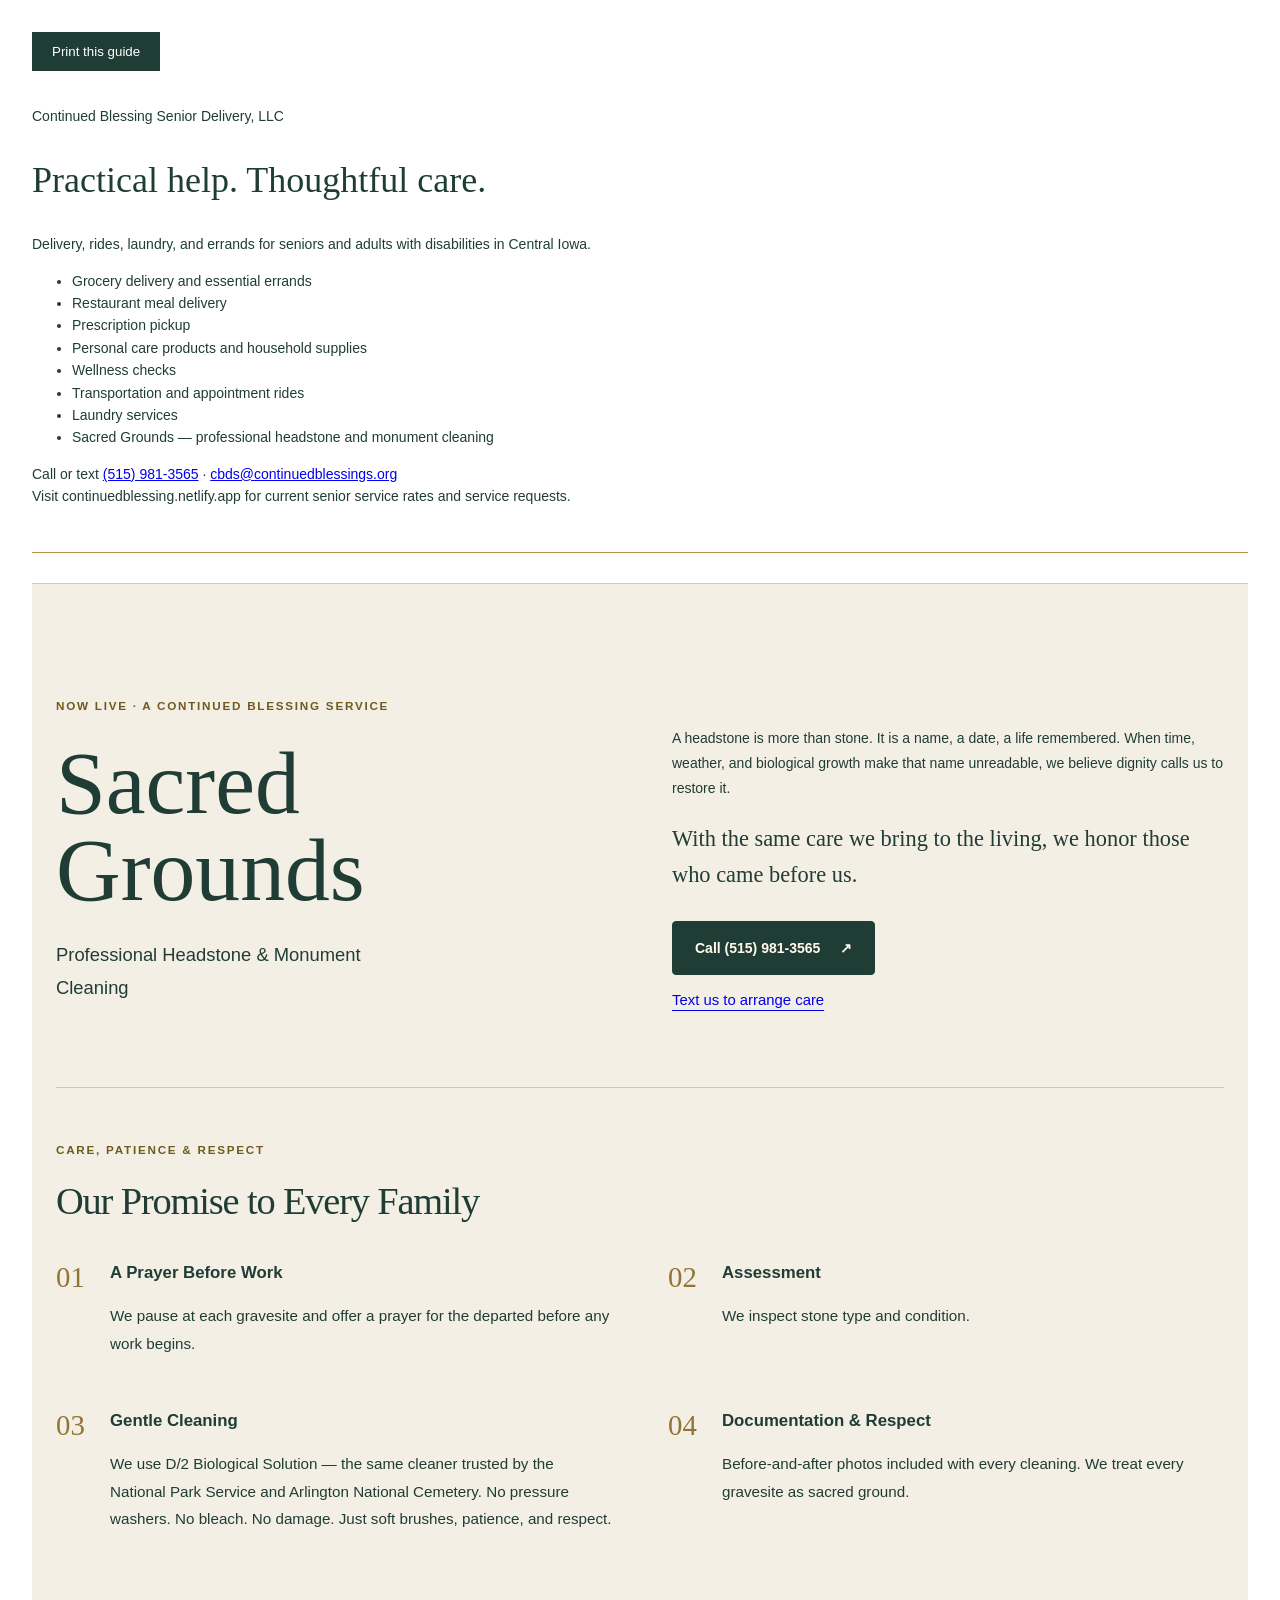
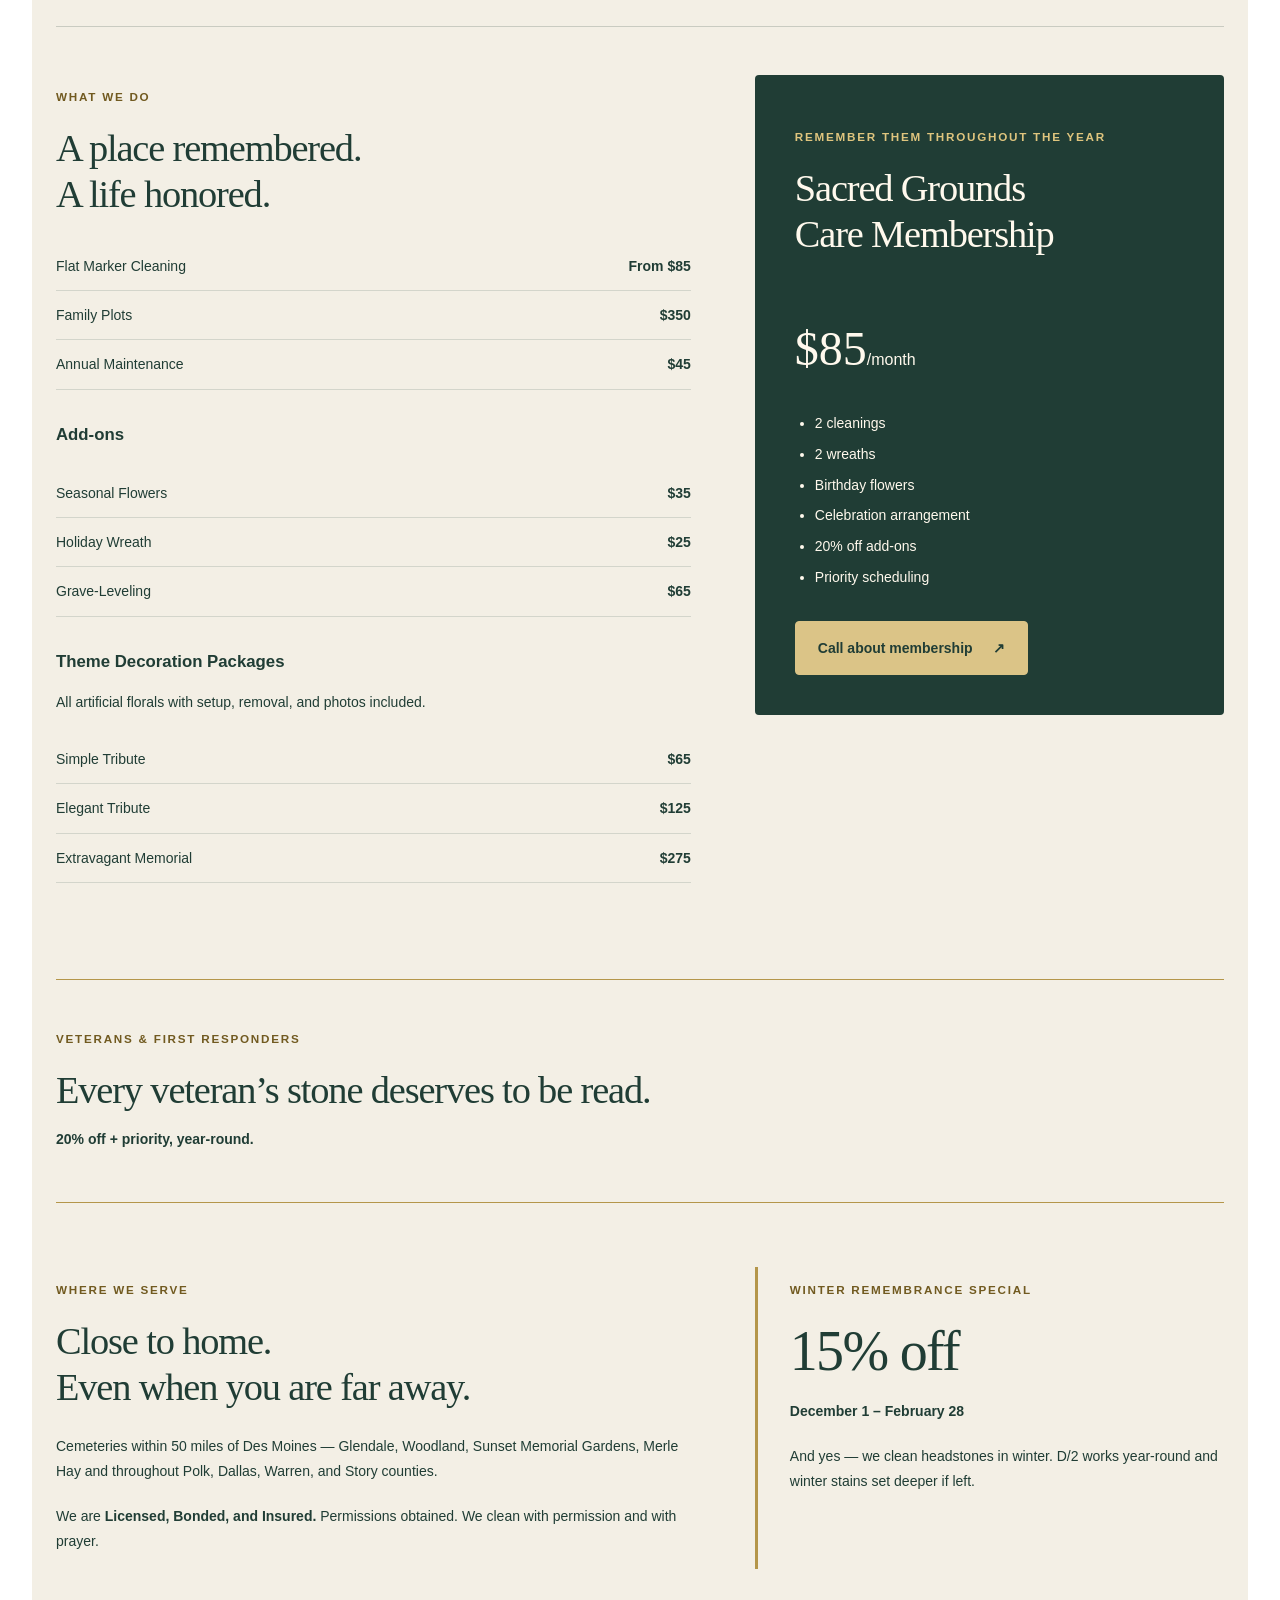
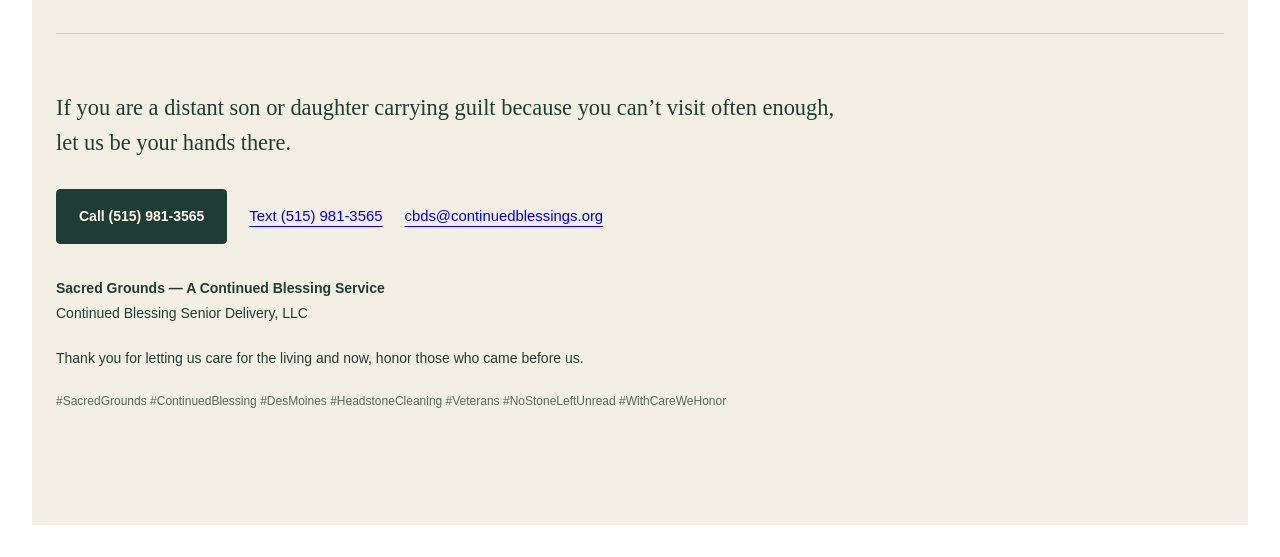
<file: downloads/cbds-brochure.html>
<!doctype html><html lang="en"><head><meta charset="utf-8"><meta name="viewport" content="width=device-width, initial-scale=1"><link rel="stylesheet" href="../assets/sacred-grounds.css"><style>body{font:14px/1.6 'Trebuchet MS',sans-serif;color:#203d35;margin:32px}h1,h2{font-family:Georgia,serif;font-weight:400}*{box-sizing:border-box}.brochure-intro{padding-bottom:30px;border-bottom:1px solid #b4964a;margin-bottom:30px}.brochure-intro h1{font-size:36px}.print-button{padding:12px 20px;background:#203d35;color:white;border:0;cursor:pointer;margin-bottom:20px}@media print{body{margin:0;font-size:11px}.print-button{display:none}.sg-intro h2{font-size:44px}#sacred-grounds h3{font-size:24px}.sg-steps{padding-bottom:24px;gap:20px}.sg-intro{grid-template-columns:1fr 1fr}.sg-pricing,.sg-area{grid-template-columns:1.15fr .85fr}.sg-steps{grid-template-columns:1fr 1fr}.sg-eyebrow{font-size:9px}.sg-contact-actions{gap:12px}.sg-contact .sg-quote{font-size:18px}.sg-area{padding-block:24px}}</style><title>Continued Blessing — Services & Sacred Grounds</title></head><body><button class="print-button" onclick="window.print()">Print this guide</button><div class="brochure-intro"><p>Continued Blessing Senior Delivery, LLC</p><h1>Practical help. Thoughtful care.</h1><p>Delivery, rides, laundry, and errands for seniors and adults with disabilities in Central Iowa.</p><ul><li>Grocery delivery and essential errands</li><li>Restaurant meal delivery</li><li>Prescription pickup</li><li>Personal care products and household supplies</li><li>Wellness checks</li><li>Transportation and appointment rides</li><li>Laundry services</li><li>Sacred Grounds — professional headstone and monument cleaning</li></ul><p>Call or text <a href="tel:5159813565">(515) 981-3565</a> · <a href="mailto:cbds@continuedblessings.org">cbds@continuedblessings.org</a><br>Visit continuedblessing.netlify.app for current senior service rates and service requests.</p></div><section id="sacred-grounds" aria-labelledby="sacred-grounds-title"><div class="sg-wrap">
  <header class="sg-intro">
    <div>
      <p class="sg-eyebrow">Now live · A Continued Blessing Service</p>
      <h2 id="sacred-grounds-title">Sacred Grounds</h2>
      <p class="sg-subtitle">Professional Headstone &amp; Monument Cleaning</p>
    </div>
    <div class="sg-opening">
      <p>A headstone is more than stone. It is a name, a date, a life remembered. When time, weather, and biological growth make that name unreadable, we believe dignity calls us to restore it.</p>
      <p class="sg-quote">With the same care we bring to the living, we honor those who came before us.</p>
      <a class="sg-button" href="tel:5159813565">Call (515) 981-3565 <span aria-hidden="true">↗</span></a>
      <a class="sg-text-link" href="sms:5159813565">Text us to arrange care</a>
    </div>
  </header>
  <div class="sg-promise">
    <p class="sg-eyebrow">Care, patience &amp; respect</p>
    <h3>Our Promise to Every Family</h3>
    <ol class="sg-steps">
      <li><h4>A Prayer Before Work</h4><p>We pause at each gravesite and offer a prayer for the departed before any work begins.</p></li>
      <li><h4>Assessment</h4><p>We inspect stone type and condition.</p></li>
      <li><h4>Gentle Cleaning</h4><p>We use D/2 Biological Solution — the same cleaner trusted by the National Park Service and Arlington National Cemetery. No pressure washers. No bleach. No damage. Just soft brushes, patience, and respect.</p></li>
      <li><h4>Documentation &amp; Respect</h4><p>Before-and-after photos included with every cleaning. We treat every gravesite as sacred ground.</p></li>
    </ol>
  </div>
  <div class="sg-pricing">
    <div class="sg-rates">
      <p class="sg-eyebrow">What we do</p><h3>A place remembered.<br>A life honored.</h3>
      <dl class="sg-rate-list">
        <div><dt>Flat Marker Cleaning</dt><dd>From $85</dd></div>
        <div><dt>Family Plots</dt><dd>$350</dd></div>
        <div><dt>Annual Maintenance</dt><dd>$45</dd></div>
      </dl>
      <h4>Add-ons</h4>
      <dl class="sg-rate-list">
        <div><dt>Seasonal Flowers</dt><dd>$35</dd></div>
        <div><dt>Holiday Wreath</dt><dd>$25</dd></div>
        <div><dt>Grave-Leveling</dt><dd>$65</dd></div>
      </dl>
      <h4>Theme Decoration Packages</h4><p>All artificial florals with setup, removal, and photos included.</p>
      <dl class="sg-rate-list">
        <div><dt>Simple Tribute</dt><dd>$65</dd></div>
        <div><dt>Elegant Tribute</dt><dd>$125</dd></div>
        <div><dt>Extravagant Memorial</dt><dd>$275</dd></div>
      </dl>
    </div>
    <aside class="sg-membership" aria-label="Sacred Grounds Care Membership">
      <p class="sg-eyebrow">Remember them throughout the year</p>
      <h3>Sacred Grounds<br>Care Membership</h3>
      <p class="sg-membership-price">$85<span>/month</span></p>
      <ul><li>2 cleanings</li><li>2 wreaths</li><li>Birthday flowers</li><li>Celebration arrangement</li><li>20% off add-ons</li><li>Priority scheduling</li></ul>
      <a class="sg-button" href="tel:5159813565">Call about membership <span aria-hidden="true">↗</span></a>
    </aside>
  </div>
  <div class="sg-honor"><p class="sg-eyebrow">Veterans &amp; First Responders</p><h3>Every veteran’s stone deserves to be read.</h3><p><strong>20% off + priority, year-round.</strong></p></div>
  <div class="sg-area">
    <div><p class="sg-eyebrow">Where we serve</p><h3>Close to home.<br>Even when you are far away.</h3><p>Cemeteries within 50 miles of Des Moines — Glendale, Woodland, Sunset Memorial Gardens, Merle Hay and throughout Polk, Dallas, Warren, and Story counties.</p><p>We are <strong>Licensed, Bonded, and Insured.</strong> Permissions obtained. We clean with permission and with prayer.</p></div>
    <div class="sg-winter"><p class="sg-eyebrow">Winter Remembrance Special</p><h3>15% off</h3><p class="sg-season">December 1 – February 28</p><p>And yes — we clean headstones in winter. D/2 works year-round and winter stains set deeper if left.</p></div>
  </div>
  <footer class="sg-contact">
    <p class="sg-quote">If you are a distant son or daughter carrying guilt because you can’t visit often enough, let us be your hands there.</p>
    <div class="sg-contact-actions"><a class="sg-button" href="tel:5159813565">Call (515) 981-3565</a><a class="sg-text-link" href="sms:5159813565">Text (515) 981-3565</a><a class="sg-text-link" href="mailto:cbds@continuedblessings.org">cbds@continuedblessings.org</a></div>
    <p><strong>Sacred Grounds — A Continued Blessing Service</strong><br>Continued Blessing Senior Delivery, LLC</p>
    <p>Thank you for letting us care for the living and now, honor those who came before us.</p>
    <p class="sg-tags">#SacredGrounds #ContinuedBlessing #DesMoines #HeadstoneCleaning #Veterans #NoStoneLeftUnread #WithCareWeHonor</p>
  </footer>
</div>
</section></body></html>
</file>
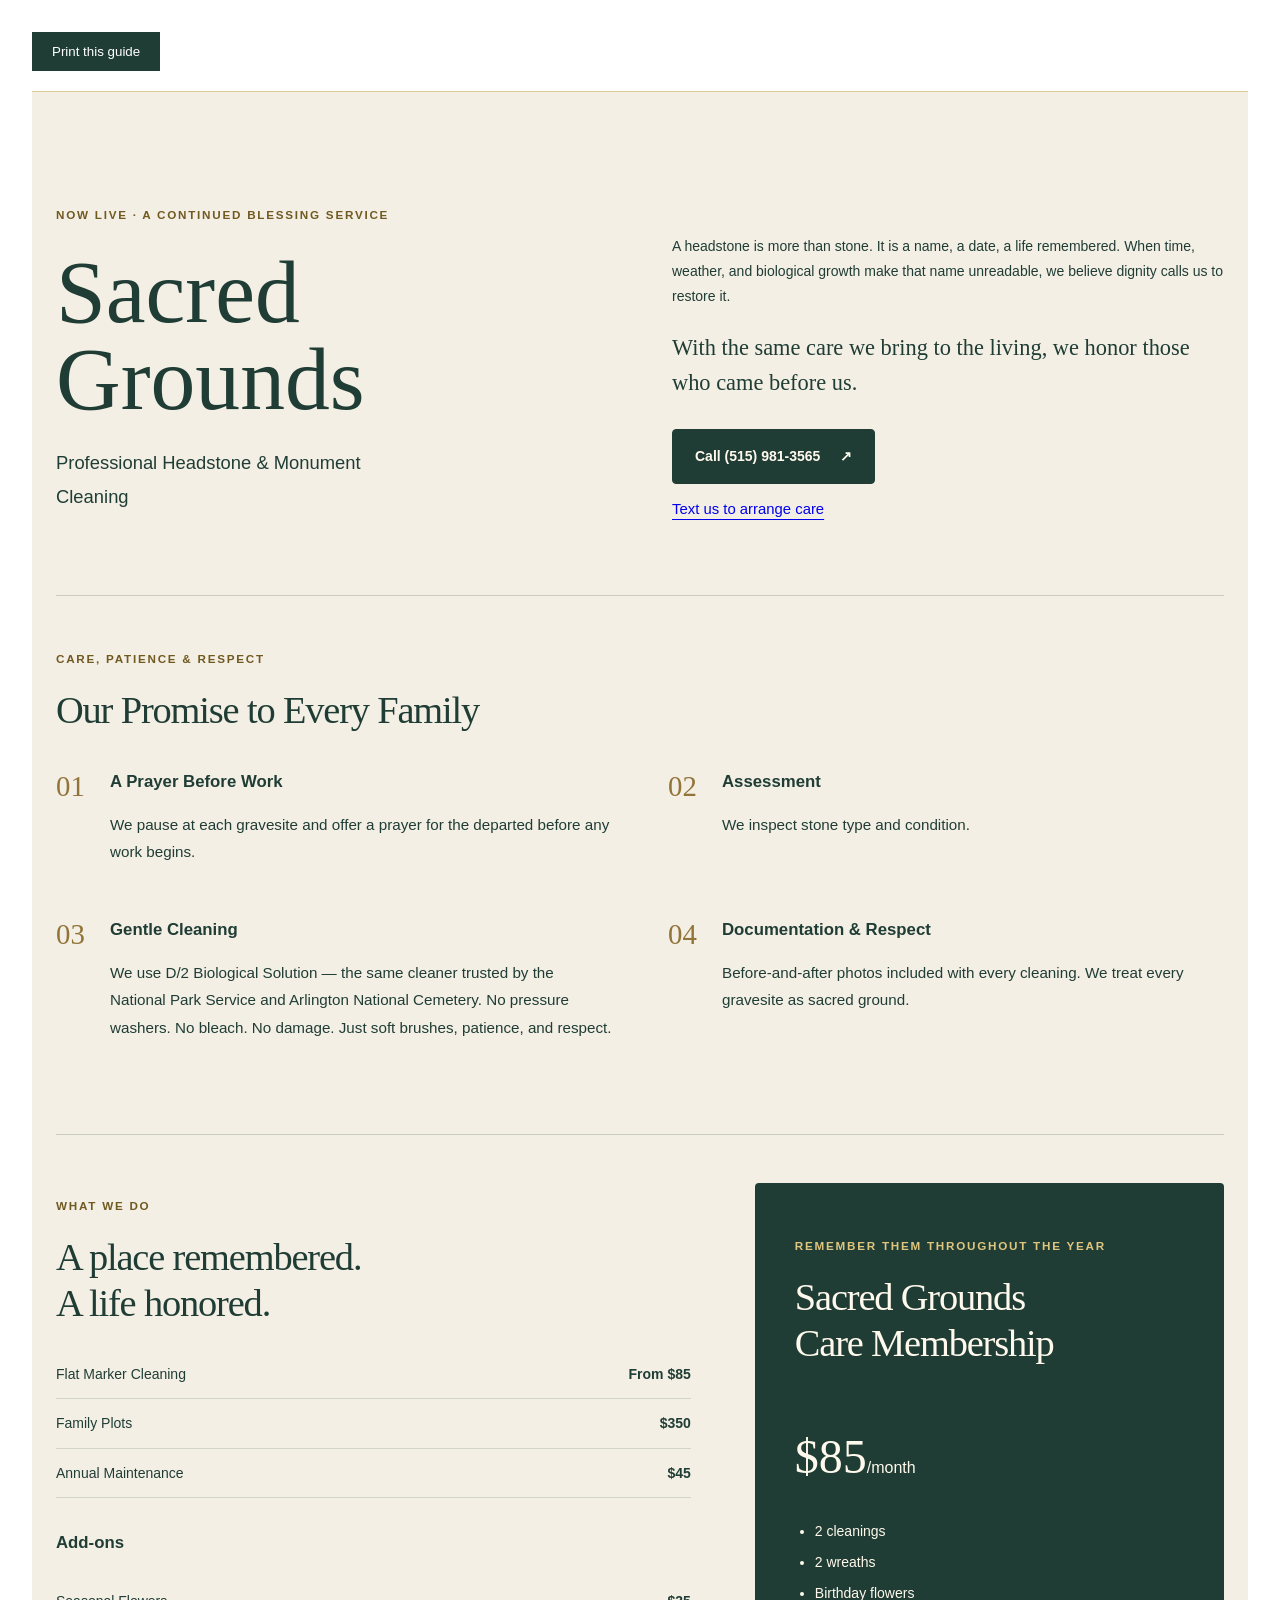
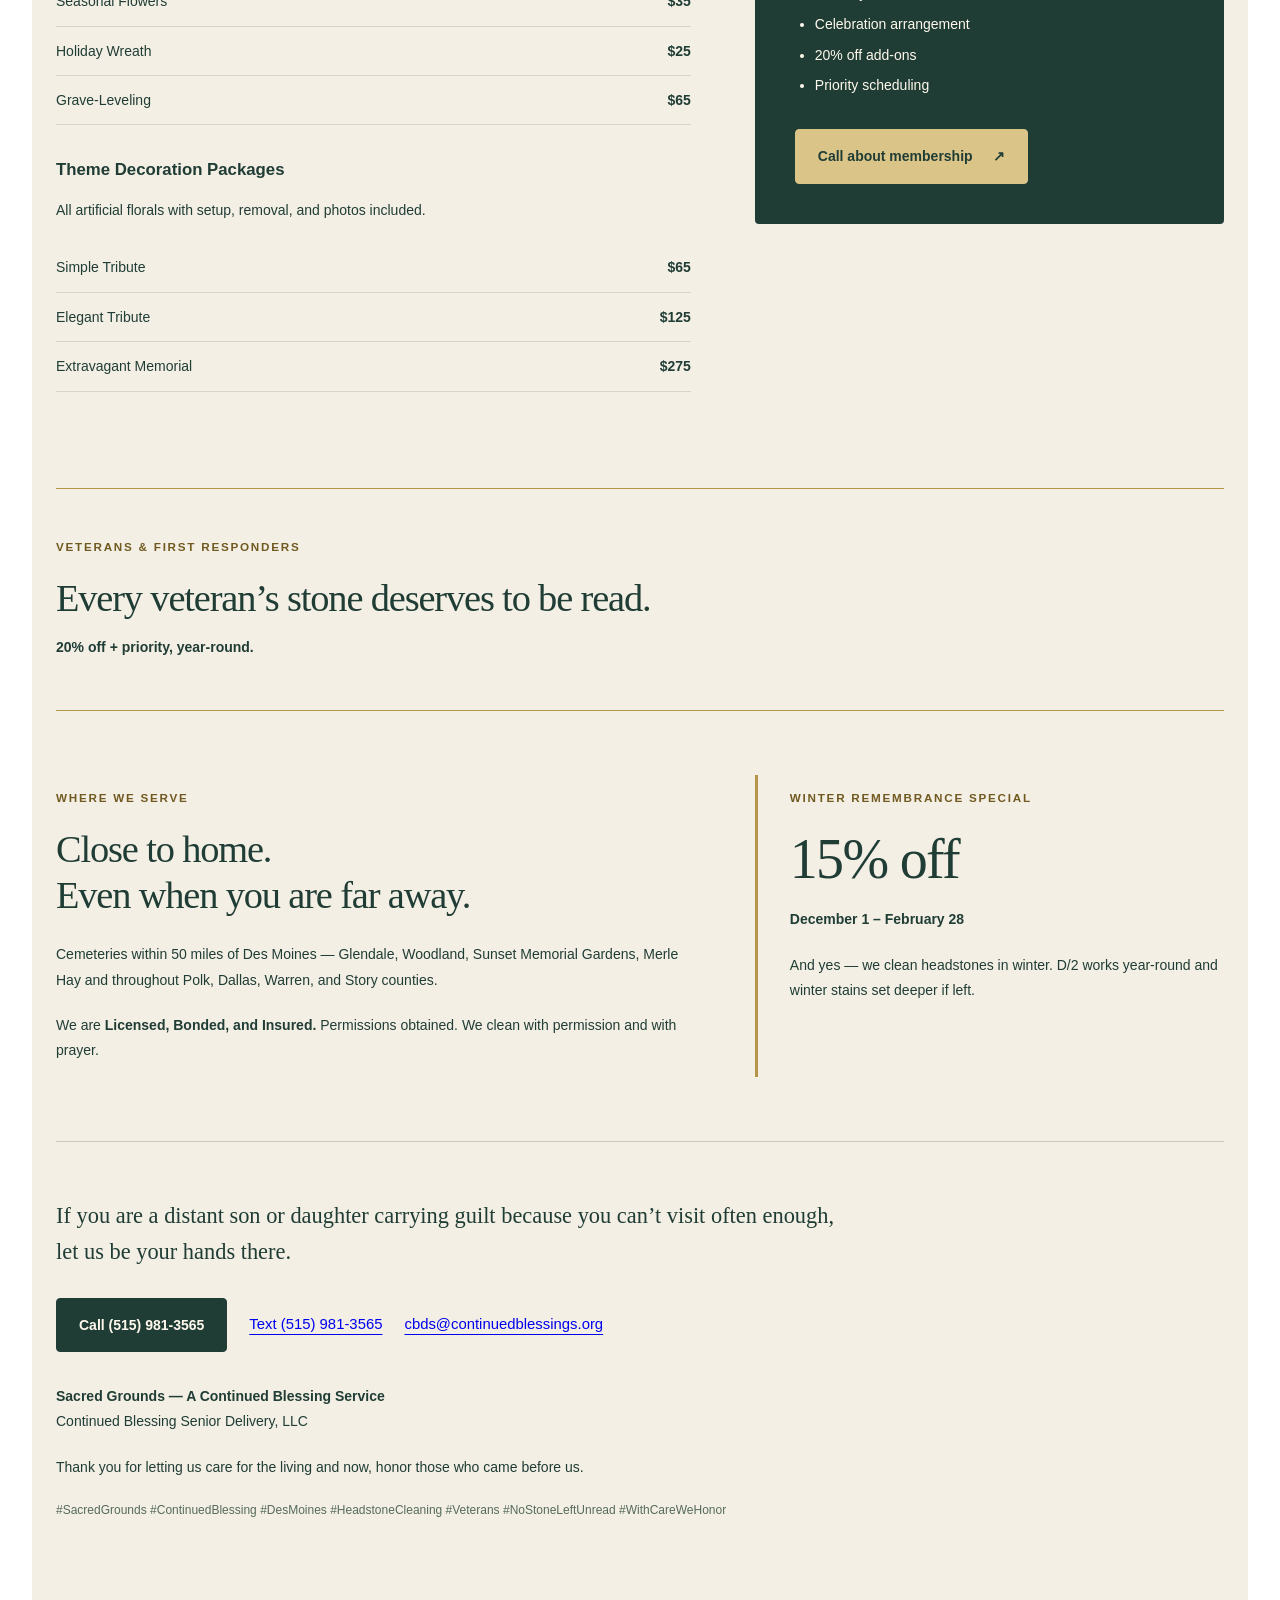
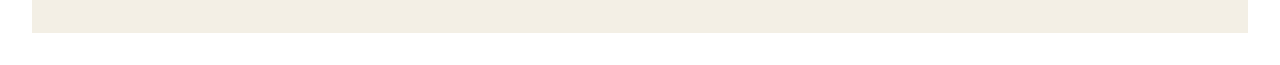
<file: downloads/cbds-business-flyer.html>
<!doctype html><html lang="en"><head><meta charset="utf-8"><meta name="viewport" content="width=device-width, initial-scale=1"><link rel="stylesheet" href="../assets/sacred-grounds.css"><style>body{font:14px/1.6 'Trebuchet MS',sans-serif;color:#203d35;margin:32px}h1,h2{font-family:Georgia,serif;font-weight:400}*{box-sizing:border-box}.brochure-intro{padding-bottom:30px;border-bottom:1px solid #b4964a;margin-bottom:30px}.brochure-intro h1{font-size:36px}.print-button{padding:12px 20px;background:#203d35;color:white;border:0;cursor:pointer;margin-bottom:20px}@media print{body{margin:0;font-size:11px}.print-button{display:none}.sg-intro h2{font-size:44px}#sacred-grounds h3{font-size:24px}.sg-steps{padding-bottom:24px;gap:20px}.sg-intro{grid-template-columns:1fr 1fr}.sg-pricing,.sg-area{grid-template-columns:1.15fr .85fr}.sg-steps{grid-template-columns:1fr 1fr}.sg-eyebrow{font-size:9px}.sg-contact-actions{gap:12px}.sg-contact .sg-quote{font-size:18px}.sg-area{padding-block:24px}}</style><title>Sacred Grounds — Care Guide</title></head><body><button class="print-button" onclick="window.print()">Print this guide</button><section id="sacred-grounds" aria-labelledby="sacred-grounds-title"><div class="sg-wrap">
  <header class="sg-intro">
    <div>
      <p class="sg-eyebrow">Now live · A Continued Blessing Service</p>
      <h2 id="sacred-grounds-title">Sacred Grounds</h2>
      <p class="sg-subtitle">Professional Headstone &amp; Monument Cleaning</p>
    </div>
    <div class="sg-opening">
      <p>A headstone is more than stone. It is a name, a date, a life remembered. When time, weather, and biological growth make that name unreadable, we believe dignity calls us to restore it.</p>
      <p class="sg-quote">With the same care we bring to the living, we honor those who came before us.</p>
      <a class="sg-button" href="tel:5159813565">Call (515) 981-3565 <span aria-hidden="true">↗</span></a>
      <a class="sg-text-link" href="sms:5159813565">Text us to arrange care</a>
    </div>
  </header>
  <div class="sg-promise">
    <p class="sg-eyebrow">Care, patience &amp; respect</p>
    <h3>Our Promise to Every Family</h3>
    <ol class="sg-steps">
      <li><h4>A Prayer Before Work</h4><p>We pause at each gravesite and offer a prayer for the departed before any work begins.</p></li>
      <li><h4>Assessment</h4><p>We inspect stone type and condition.</p></li>
      <li><h4>Gentle Cleaning</h4><p>We use D/2 Biological Solution — the same cleaner trusted by the National Park Service and Arlington National Cemetery. No pressure washers. No bleach. No damage. Just soft brushes, patience, and respect.</p></li>
      <li><h4>Documentation &amp; Respect</h4><p>Before-and-after photos included with every cleaning. We treat every gravesite as sacred ground.</p></li>
    </ol>
  </div>
  <div class="sg-pricing">
    <div class="sg-rates">
      <p class="sg-eyebrow">What we do</p><h3>A place remembered.<br>A life honored.</h3>
      <dl class="sg-rate-list">
        <div><dt>Flat Marker Cleaning</dt><dd>From $85</dd></div>
        <div><dt>Family Plots</dt><dd>$350</dd></div>
        <div><dt>Annual Maintenance</dt><dd>$45</dd></div>
      </dl>
      <h4>Add-ons</h4>
      <dl class="sg-rate-list">
        <div><dt>Seasonal Flowers</dt><dd>$35</dd></div>
        <div><dt>Holiday Wreath</dt><dd>$25</dd></div>
        <div><dt>Grave-Leveling</dt><dd>$65</dd></div>
      </dl>
      <h4>Theme Decoration Packages</h4><p>All artificial florals with setup, removal, and photos included.</p>
      <dl class="sg-rate-list">
        <div><dt>Simple Tribute</dt><dd>$65</dd></div>
        <div><dt>Elegant Tribute</dt><dd>$125</dd></div>
        <div><dt>Extravagant Memorial</dt><dd>$275</dd></div>
      </dl>
    </div>
    <aside class="sg-membership" aria-label="Sacred Grounds Care Membership">
      <p class="sg-eyebrow">Remember them throughout the year</p>
      <h3>Sacred Grounds<br>Care Membership</h3>
      <p class="sg-membership-price">$85<span>/month</span></p>
      <ul><li>2 cleanings</li><li>2 wreaths</li><li>Birthday flowers</li><li>Celebration arrangement</li><li>20% off add-ons</li><li>Priority scheduling</li></ul>
      <a class="sg-button" href="tel:5159813565">Call about membership <span aria-hidden="true">↗</span></a>
    </aside>
  </div>
  <div class="sg-honor"><p class="sg-eyebrow">Veterans &amp; First Responders</p><h3>Every veteran’s stone deserves to be read.</h3><p><strong>20% off + priority, year-round.</strong></p></div>
  <div class="sg-area">
    <div><p class="sg-eyebrow">Where we serve</p><h3>Close to home.<br>Even when you are far away.</h3><p>Cemeteries within 50 miles of Des Moines — Glendale, Woodland, Sunset Memorial Gardens, Merle Hay and throughout Polk, Dallas, Warren, and Story counties.</p><p>We are <strong>Licensed, Bonded, and Insured.</strong> Permissions obtained. We clean with permission and with prayer.</p></div>
    <div class="sg-winter"><p class="sg-eyebrow">Winter Remembrance Special</p><h3>15% off</h3><p class="sg-season">December 1 – February 28</p><p>And yes — we clean headstones in winter. D/2 works year-round and winter stains set deeper if left.</p></div>
  </div>
  <footer class="sg-contact">
    <p class="sg-quote">If you are a distant son or daughter carrying guilt because you can’t visit often enough, let us be your hands there.</p>
    <div class="sg-contact-actions"><a class="sg-button" href="tel:5159813565">Call (515) 981-3565</a><a class="sg-text-link" href="sms:5159813565">Text (515) 981-3565</a><a class="sg-text-link" href="mailto:cbds@continuedblessings.org">cbds@continuedblessings.org</a></div>
    <p><strong>Sacred Grounds — A Continued Blessing Service</strong><br>Continued Blessing Senior Delivery, LLC</p>
    <p>Thank you for letting us care for the living and now, honor those who came before us.</p>
    <p class="sg-tags">#SacredGrounds #ContinuedBlessing #DesMoines #HeadstoneCleaning #Veterans #NoStoneLeftUnread #WithCareWeHonor</p>
  </footer>
</div>
</section></body></html>
</file>
<file: assets/sacred-grounds.css>
#sacred-grounds { background: #f3efe5; color: #203d35; padding: 100px 24px; border-top: 1px solid #c9a84c80; }
.sg-wrap { max-width: 1200px; margin: auto; }
.sg-eyebrow { font-size: .73rem; font-weight: 700; letter-spacing: .15em; text-transform: uppercase; margin-bottom: 18px; color: #715a20; }
.sg-intro { display: grid; grid-template-columns: 1fr 1fr; gap: 64px; align-items: start; padding-bottom: 64px; }
.sg-intro h2 { font-size: clamp(3.4rem, 7vw, 6.2rem); line-height: .97; margin: 24px 0; }
.sg-subtitle { font-size: 1.15rem; max-width: 320px; line-height: 1.5; }
.sg-opening { padding-top: 28px; }
#sacred-grounds p { line-height: 1.8; }
.sg-quote { font-family: Georgia, serif; font-size: 1.4rem; line-height: 1.6 !important; margin: 20px 0 28px; }
.sg-button { display: inline-flex; align-items: center; justify-content: space-between; gap: 20px; padding: 15px 22px; border: 1px solid #203d35; background: #203d35; color: #fff9ed; text-decoration: none; font-weight: 700; border-radius: 4px; transition: background .2s; }
.sg-button:hover { background: #35594c; }
.sg-text-link { display: inline-block; margin: 14px 16px 0 0; text-decoration: underline; text-underline-offset: 5px; font-size: .93rem; }
.sg-opening .sg-text-link { display: block; }
#sacred-grounds h3 { font-family: Georgia, serif; font-size: clamp(1.8rem, 3vw, 2.6rem); line-height: 1.2; letter-spacing: -.03em; margin: 0 0 24px; font-weight: 400; }
#sacred-grounds h4 { font-size: 1.05rem; font-weight: 700; margin: 0 0 10px; }
.sg-promise { border-top: 1px solid #203d3533; padding-top: 40px; }
.sg-steps { display: grid; grid-template-columns: repeat(2, 1fr); gap: 36px 56px; counter-reset: care-step; list-style: none; padding: 12px 0 64px; }
.sg-steps li { position: relative; padding-left: 54px; counter-increment: care-step; }
.sg-steps li::before { content: '0' counter(care-step); position: absolute; left: 0; top: -6px; font-family: Georgia, serif; font-size: 1.8rem; color: #927438; }
.sg-steps p { font-size: .95rem; }
.sg-pricing { display: grid; grid-template-columns: 1.15fr .85fr; gap: 64px; border-top: 1px solid #203d3533; padding: 48px 0 64px; align-items: start; }
.sg-rate-list { margin: 20px 0 32px; }
.sg-rate-list > div { display: flex; justify-content: space-between; gap: 20px; border-bottom: 1px solid #203d3526; padding: 13px 0; }
.sg-rate-list dd { font-weight: 700; white-space: nowrap; }
.sg-membership { background: #203d35; color: #fff9ed; padding: 40px; border-radius: 4px; }
.sg-membership .sg-eyebrow { color: #dfc57e; }
.sg-membership-price { font-size: 3rem; font-family: Georgia, serif; margin-bottom: 16px; }
.sg-membership-price span { font-family: 'Trebuchet MS', sans-serif; font-size: 1rem; }
.sg-membership ul { list-style: disc; padding-left: 20px; line-height: 2.2; margin-bottom: 28px; }
.sg-membership .sg-button { background: #dbc487; border-color: #dbc487; color: #203d35; }
.sg-membership .sg-button:hover { background: #ead7a7; }
.sg-honor { border-block: 1px solid #b4964a; padding: 36px 0; }
.sg-honor h3 { margin-bottom: 12px !important; }
.sg-area { display: grid; grid-template-columns: 1.15fr .85fr; gap: 64px; padding: 64px 0; }
.sg-area p + p { margin-top: 20px; }
.sg-winter { border-left: 3px solid #b4964a; padding-left: 32px; }
.sg-winter h3 { font-size: 3.5rem !important; margin-bottom: 8px !important; }
.sg-season { font-weight: 700; }
footer.sg-contact { background: transparent !important; border-top: 1px solid #203d3533; padding-top: 36px; }
.sg-contact .sg-quote { max-width: 800px; }
.sg-contact-actions { display: flex; align-items: center; gap: 22px; flex-wrap: wrap; margin-bottom: 32px; }
.sg-contact-actions .sg-text-link { margin: 0; overflow-wrap: anywhere; }
.sg-contact p + p { margin-top: 20px; }
.sg-tags { font-size: .75rem; color: #566b5c; overflow-wrap: anywhere; }
@media(max-width: 700px) {
 #sacred-grounds { padding: 64px 20px; }
 .sg-intro, .sg-pricing, .sg-area, .sg-steps { grid-template-columns: 1fr; gap: 30px; }
 .sg-intro { padding-bottom: 40px; }
 .sg-opening { padding-top: 0; }
 .sg-intro h2 { font-size: 3.7rem; }
 .sg-membership { padding: 28px; }
 .sg-steps { padding-bottom: 40px; }
 .sg-contact-actions { align-items: flex-start; flex-direction: column; }
}
@media print {
 #sacred-grounds { padding: 0; background: white; }
 .sg-intro, .sg-pricing, .sg-area { gap: 24px; padding-block: 24px; }
 .sg-membership, .sg-steps li, .sg-rate-list > div, .sg-winter { break-inside: avoid; }
 .sg-membership { background: #f3efe5; color: #203d35; padding: 24px; }
 .sg-tags { display: none; }
 .sg-button { background: white; color: #203d35; }
}
</file>
